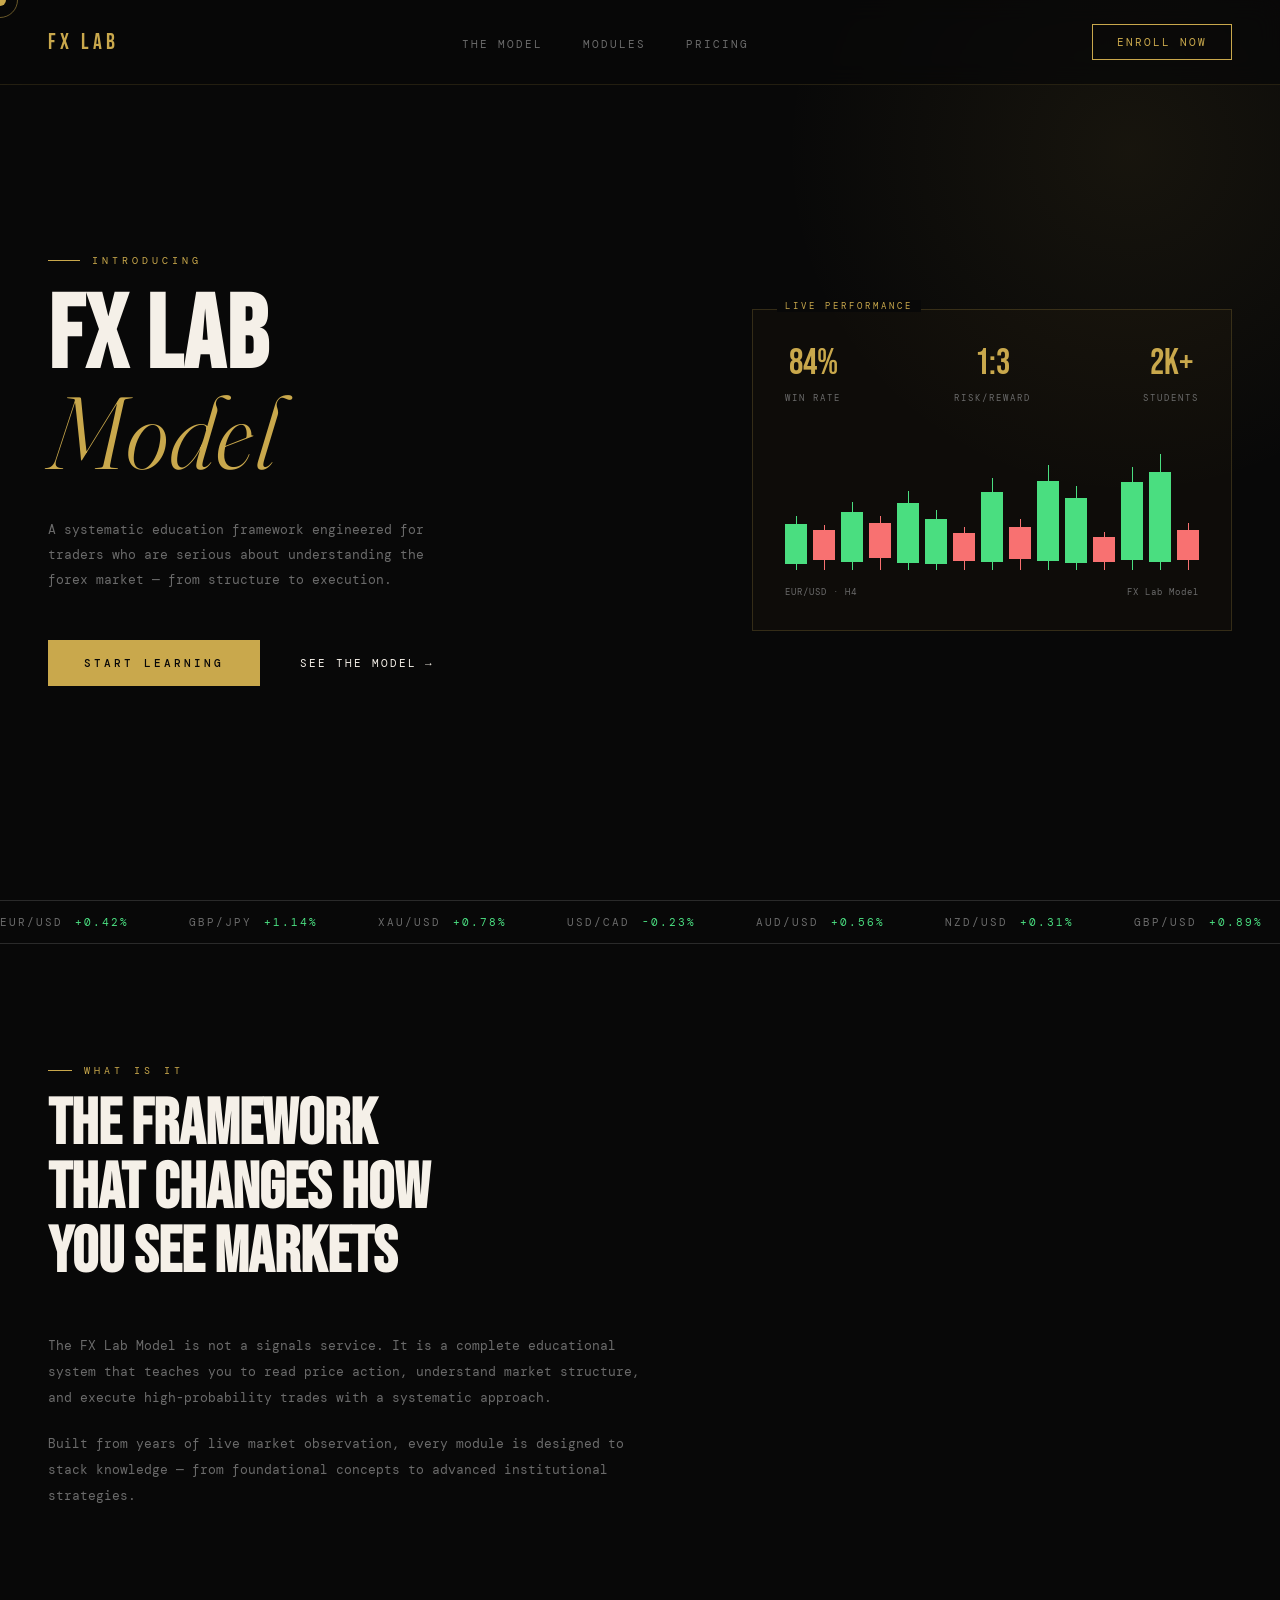
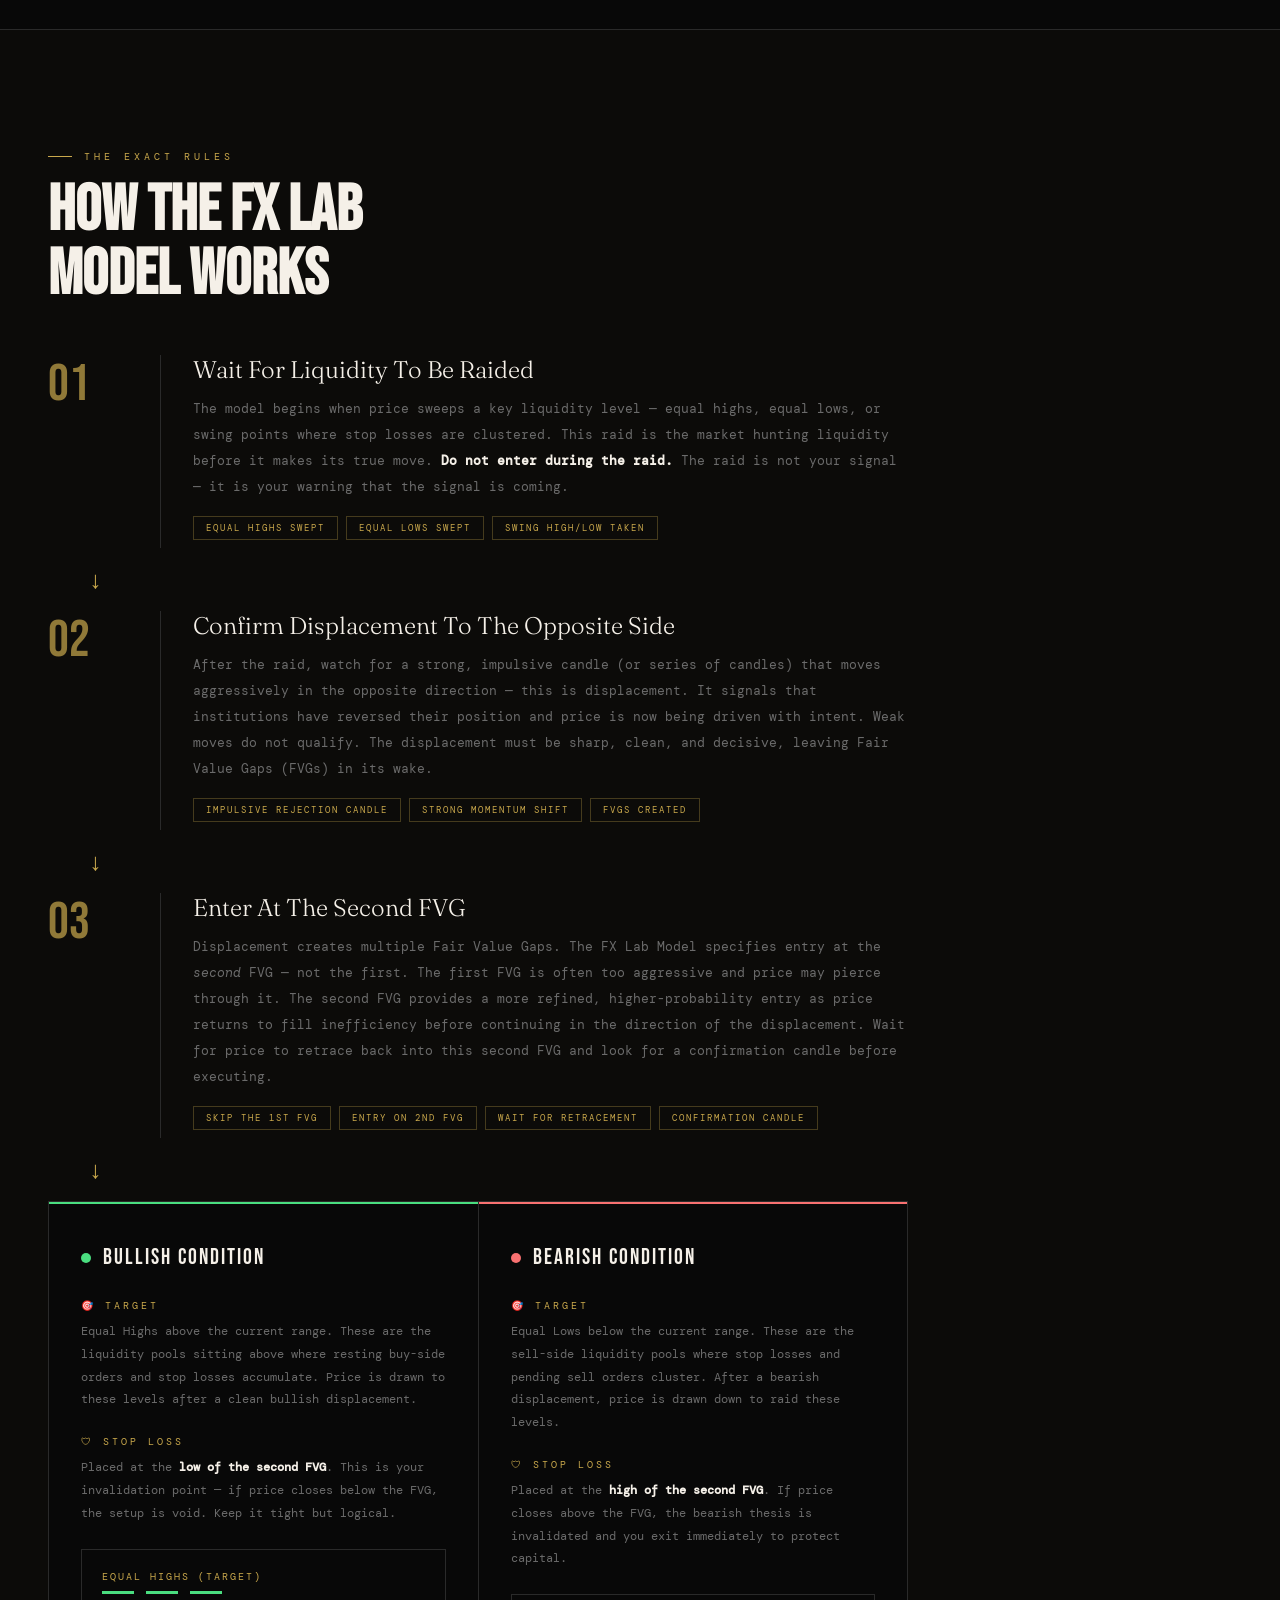
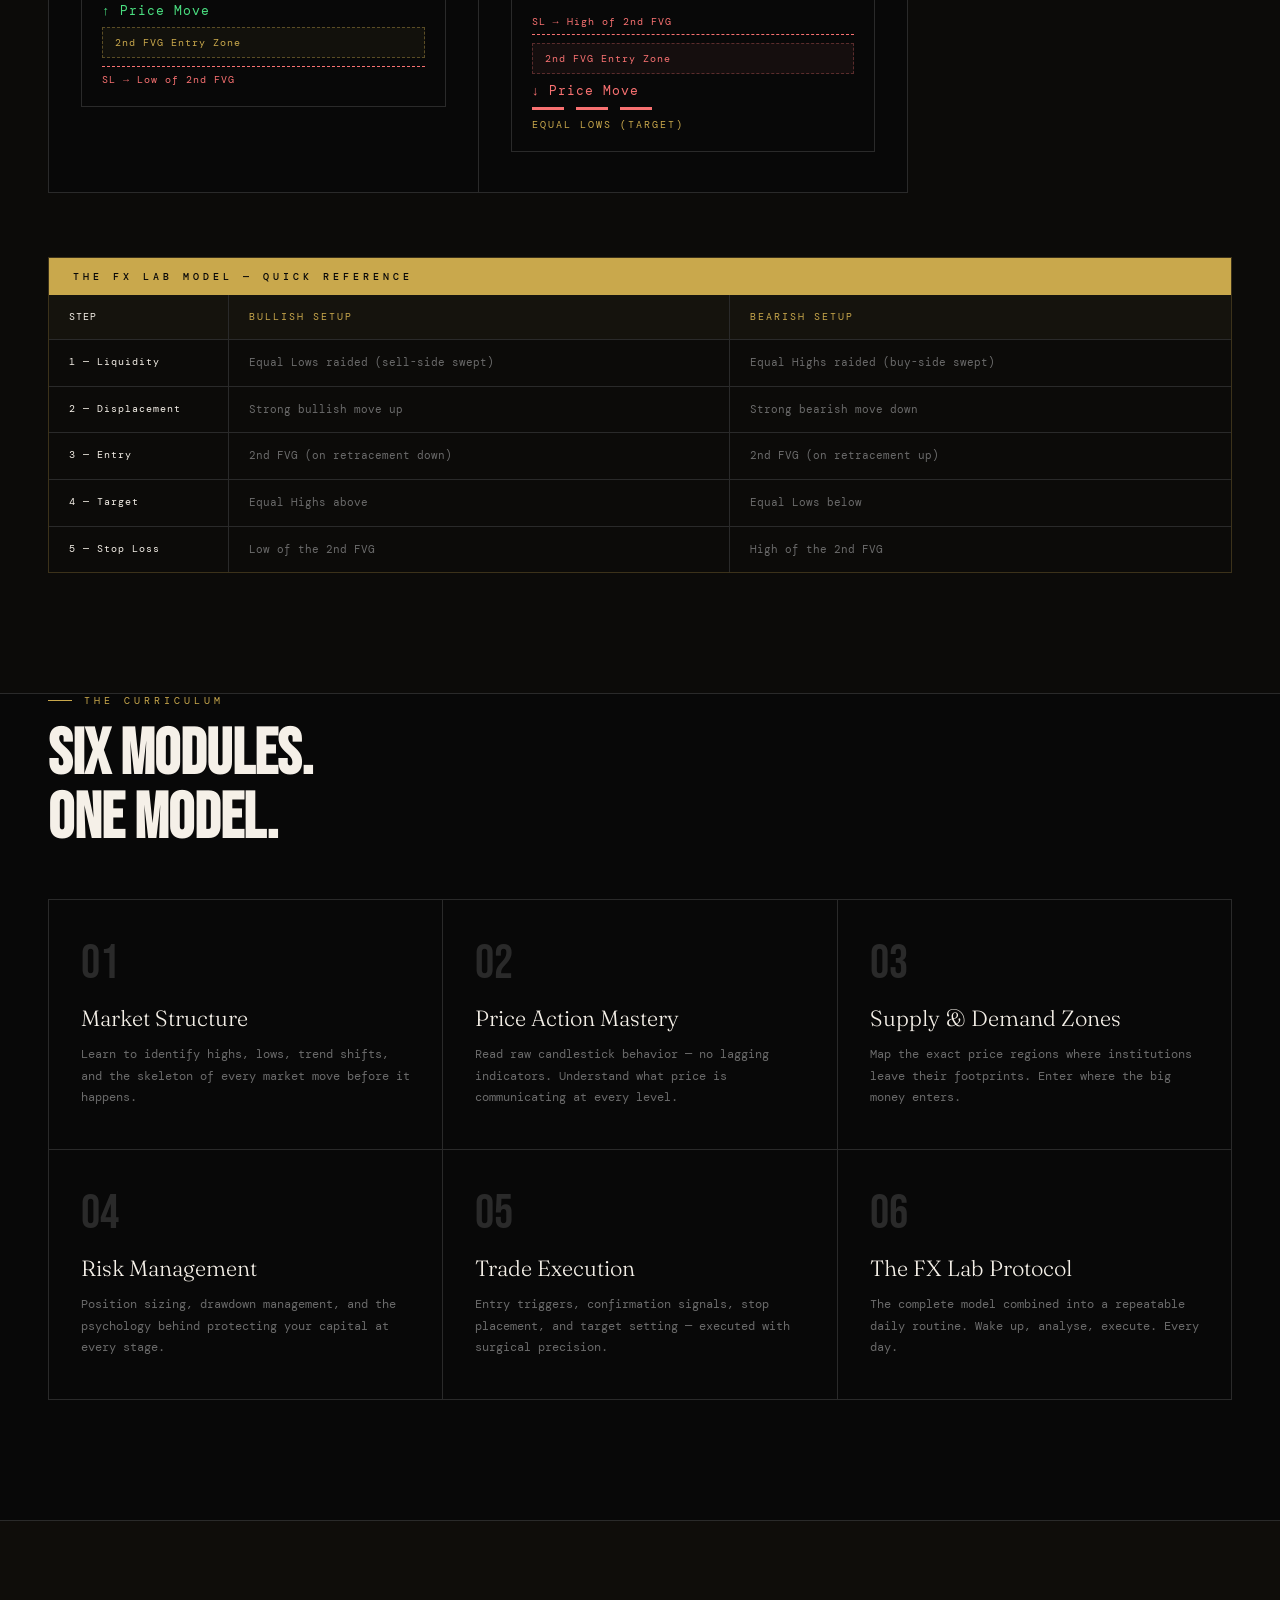
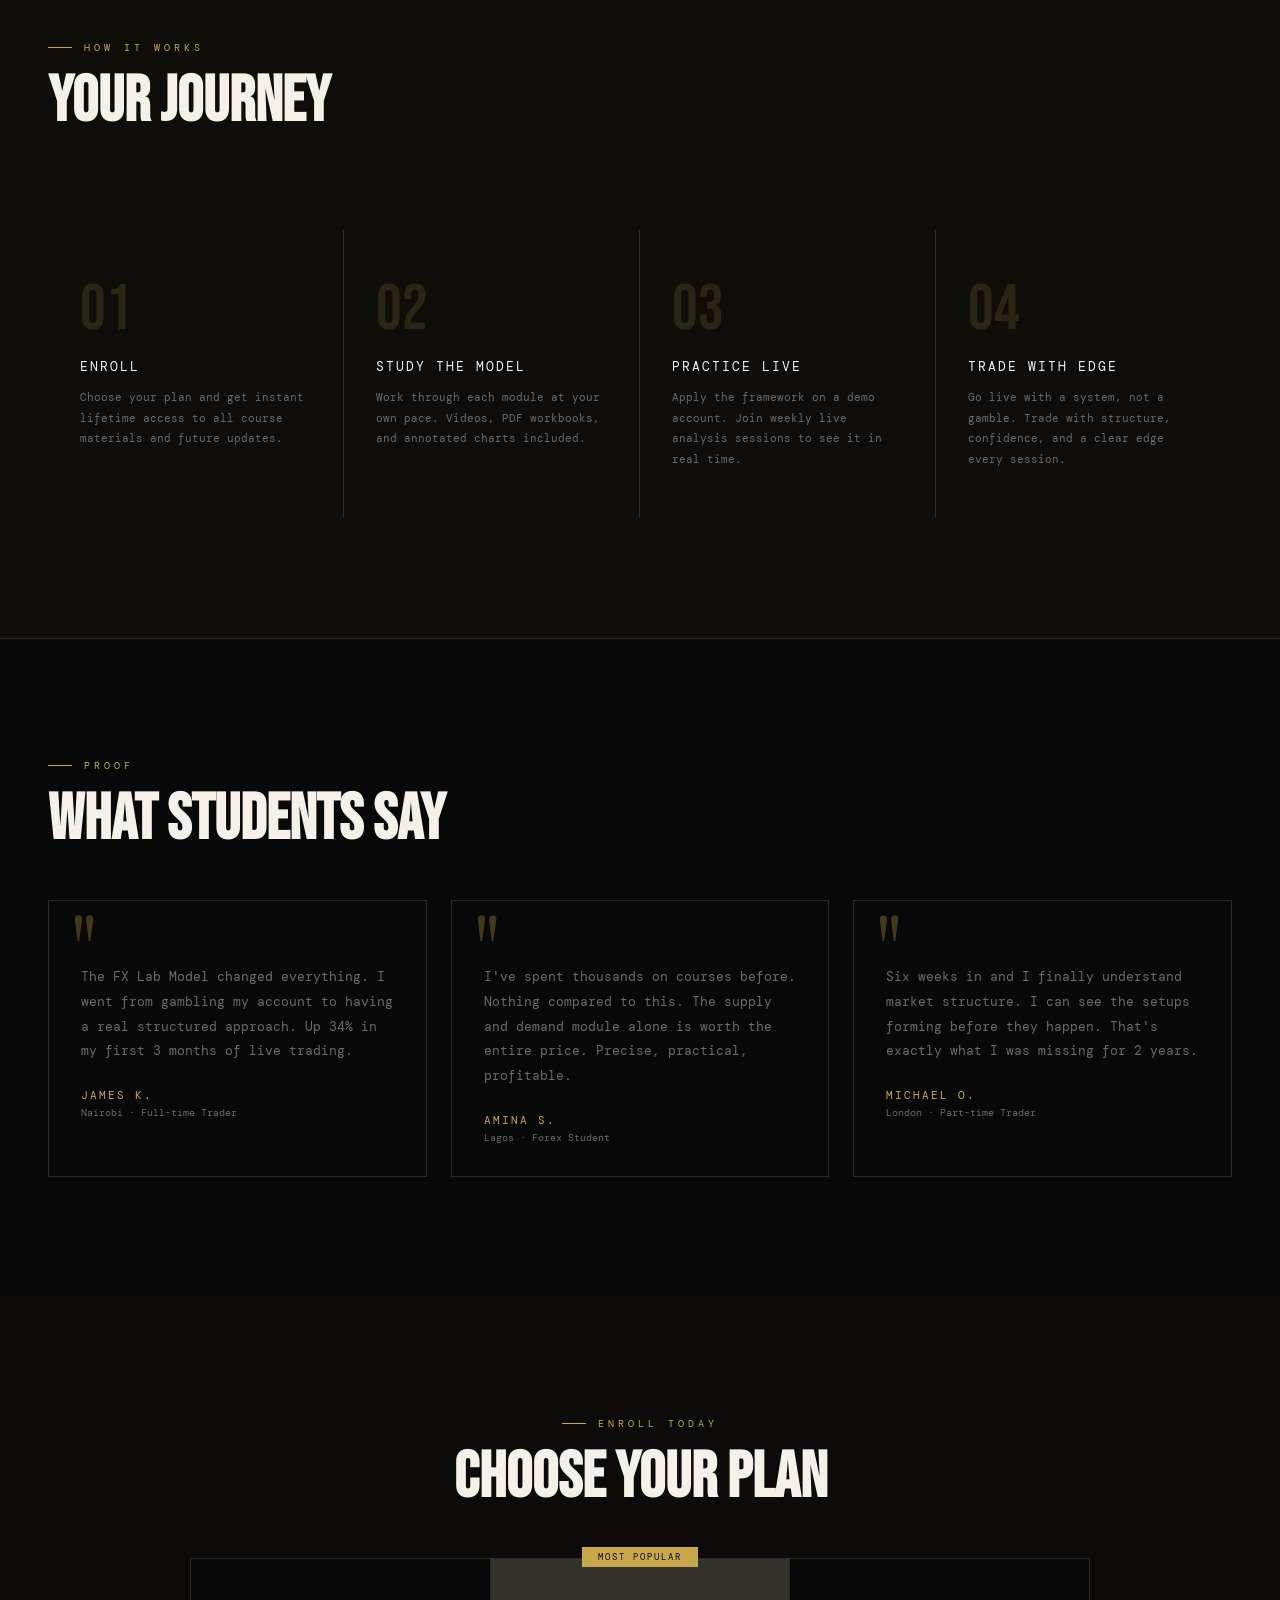
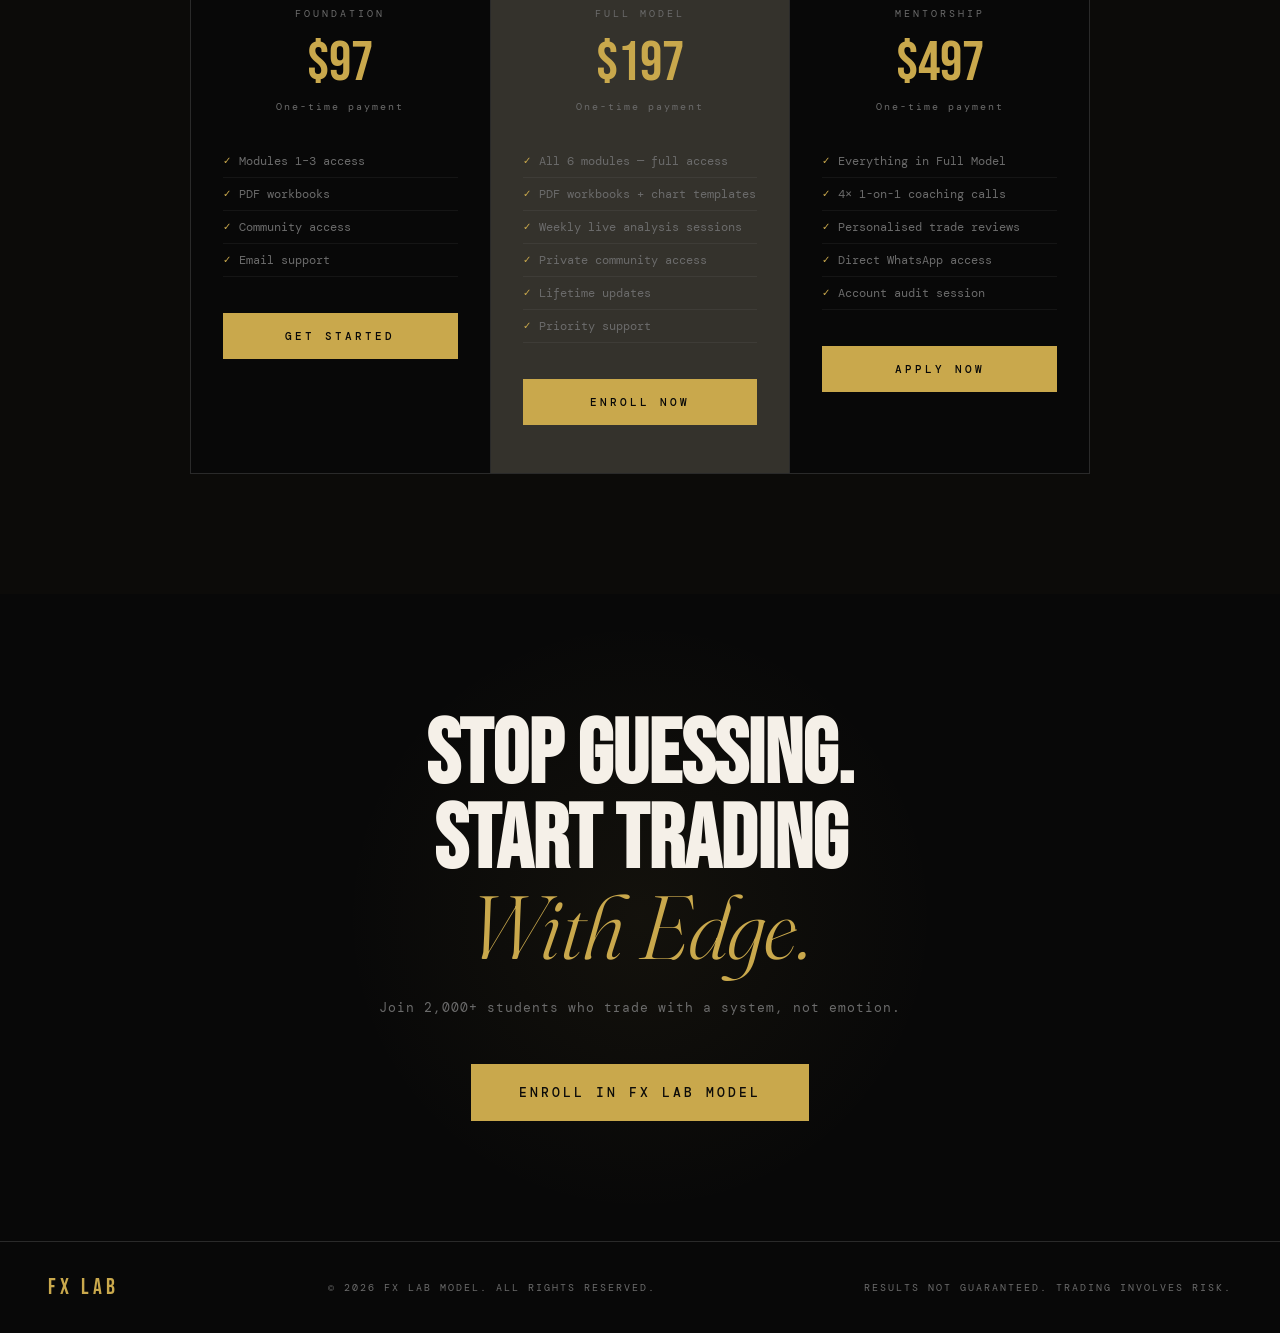
<file: Entrymodel1.html>
<!DOCTYPE html>
<html lang="en">
<head>
<meta charset="UTF-8">
<meta name="viewport" content="width=device-width, initial-scale=1.0">
<title>FX Lab Model — Elite Forex Education</title>
<link href="https://fonts.googleapis.com/css2?family=Bebas+Neue&family=DM+Mono:wght@300;400;500&family=Fraunces:ital,wght@0,300;0,700;1,300&display=swap" rel="stylesheet">
<style>
  :root {
    --black: #080808;
    --white: #f5f0e8;
    --gold: #c9a84c;
    --gold-light: #e8c96e;
    --dim: #2a2a2a;
    --muted: #6b6b6b;
  }

  *, *::before, *::after { margin: 0; padding: 0; box-sizing: border-box; }
  html { scroll-behavior: smooth; }
  body {
    background: var(--black);
    color: var(--white);
    font-family: 'DM Mono', monospace;
    overflow-x: hidden;
    cursor: none;
  }

  .cursor {
    position: fixed; width: 12px; height: 12px;
    background: var(--gold); border-radius: 50%;
    pointer-events: none; z-index: 9999;
    transition: transform 0.15s ease;
    transform: translate(-50%, -50%);
  }
  .cursor-ring {
    position: fixed; width: 36px; height: 36px;
    border: 1px solid var(--gold); border-radius: 50%;
    pointer-events: none; z-index: 9998;
    transition: transform 0.35s ease, width 0.3s, height 0.3s;
    transform: translate(-50%, -50%); opacity: 0.5;
  }

  nav {
    position: fixed; top: 0; left: 0; right: 0; z-index: 100;
    display: flex; justify-content: space-between; align-items: center;
    padding: 24px 48px;
    border-bottom: 1px solid rgba(201,168,76,0.15);
    backdrop-filter: blur(12px);
    background: rgba(8,8,8,0.7);
  }
  .nav-logo { font-family: 'Bebas Neue', sans-serif; font-size: 22px; letter-spacing: 4px; color: var(--gold); }
  .nav-links { display: flex; gap: 40px; list-style: none; }
  .nav-links a { text-decoration: none; font-size: 11px; letter-spacing: 2px; text-transform: uppercase; color: var(--muted); transition: color 0.3s; }
  .nav-links a:hover { color: var(--gold); }
  .nav-cta {
    background: transparent; border: 1px solid var(--gold); color: var(--gold);
    padding: 10px 24px; font-family: 'DM Mono', monospace; font-size: 11px;
    letter-spacing: 2px; text-transform: uppercase; cursor: none; transition: background 0.3s, color 0.3s;
  }
  .nav-cta:hover { background: var(--gold); color: var(--black); }

  .hero {
    min-height: 100vh; display: grid; grid-template-columns: 1fr 1fr;
    align-items: center; padding: 120px 48px 80px; position: relative; overflow: hidden;
  }
  .hero::before {
    content: ''; position: absolute; top: -200px; right: -200px;
    width: 700px; height: 700px;
    background: radial-gradient(circle, rgba(201,168,76,0.08) 0%, transparent 70%);
    pointer-events: none;
  }

  .hero-label {
    font-size: 10px; letter-spacing: 4px; text-transform: uppercase; color: var(--gold);
    margin-bottom: 24px; display: flex; align-items: center; gap: 12px;
    opacity: 0; animation: fadeUp 0.8s 0.2s forwards;
  }
  .hero-label::before { content: ''; width: 32px; height: 1px; background: var(--gold); }

  .hero-title {
    font-family: 'Bebas Neue', sans-serif; font-size: clamp(64px, 8vw, 110px);
    line-height: 0.92; letter-spacing: 2px; margin-bottom: 32px;
    opacity: 0; animation: fadeUp 0.8s 0.4s forwards;
  }
  .hero-title em { font-family: 'Fraunces', serif; font-style: italic; font-weight: 300; color: var(--gold); }

  .hero-sub {
    font-size: 13px; line-height: 1.9; color: var(--muted); max-width: 420px; margin-bottom: 48px;
    opacity: 0; animation: fadeUp 0.8s 0.6s forwards;
  }
  .hero-actions { display: flex; gap: 16px; align-items: center; opacity: 0; animation: fadeUp 0.8s 0.8s forwards; }

  .btn-primary {
    background: var(--gold); color: var(--black); border: none;
    padding: 16px 36px; font-family: 'DM Mono', monospace; font-size: 11px;
    letter-spacing: 3px; text-transform: uppercase; font-weight: 500; cursor: none;
    transition: background 0.3s, transform 0.2s; text-decoration: none; display: inline-block;
  }
  .btn-primary:hover { background: var(--gold-light); transform: translateY(-2px); }

  .btn-ghost {
    background: transparent; color: var(--white); border: none; padding: 16px 24px;
    font-family: 'DM Mono', monospace; font-size: 11px; letter-spacing: 2px;
    text-transform: uppercase; cursor: none; text-decoration: none;
    display: inline-flex; align-items: center; gap: 8px; transition: color 0.3s;
  }
  .btn-ghost:hover { color: var(--gold); }
  .btn-ghost::after { content: '→'; }

  .hero-visual { display: flex; justify-content: flex-end; align-items: center; opacity: 0; animation: fadeIn 1.2s 0.6s forwards; }

  .chart-box {
    border: 1px solid rgba(201,168,76,0.2); padding: 32px; width: 100%; max-width: 480px;
    position: relative; background: rgba(201,168,76,0.03);
  }
  .chart-box::before {
    content: 'LIVE PERFORMANCE'; position: absolute; top: -10px; left: 24px;
    background: var(--black); padding: 0 8px; font-size: 9px; letter-spacing: 3px; color: var(--gold);
  }
  .chart-header { display: flex; justify-content: space-between; margin-bottom: 24px; }
  .chart-stat { text-align: center; }
  .chart-stat .val { font-family: 'Bebas Neue', sans-serif; font-size: 36px; color: var(--gold); display: block; }
  .chart-stat .lbl { font-size: 9px; letter-spacing: 2px; color: var(--muted); text-transform: uppercase; }
  .candles { height: 140px; display: flex; align-items: flex-end; gap: 6px; margin-bottom: 16px; }
  .candle-wrap { display: flex; flex-direction: column; align-items: center; gap: 0; flex: 1; }
  .wick { width: 1px; background: currentColor; }
  .candle-body { width: 100%; min-width: 8px; }
  .up { color: #4ade80; }
  .down { color: #f87171; }
  .up .candle-body { background: #4ade80; }
  .down .candle-body { background: #f87171; }
  .chart-footer { display: flex; justify-content: space-between; font-size: 9px; letter-spacing: 1px; color: var(--muted); }

  .ticker { border-top: 1px solid var(--dim); border-bottom: 1px solid var(--dim); padding: 14px 0; overflow: hidden; }
  .ticker-track { display: flex; gap: 60px; animation: ticker 20s linear infinite; white-space: nowrap; }
  .ticker-item { font-size: 11px; letter-spacing: 2px; color: var(--muted); display: flex; gap: 12px; text-transform: uppercase; }
  .ticker-item span { color: #4ade80; }
  @keyframes ticker { 0% { transform: translateX(0); } 100% { transform: translateX(-50%); } }

  .section { padding: 120px 48px; }
  .section-label {
    font-size: 10px; letter-spacing: 4px; text-transform: uppercase; color: var(--gold);
    margin-bottom: 16px; display: flex; align-items: center; gap: 12px;
  }
  .section-label::before { content: ''; width: 24px; height: 1px; background: var(--gold); }
  .section-title { font-family: 'Bebas Neue', sans-serif; font-size: clamp(40px, 5vw, 72px); line-height: 1; margin-bottom: 48px; }

  .modules-grid { display: grid; grid-template-columns: repeat(3, 1fr); gap: 1px; background: var(--dim); border: 1px solid var(--dim); }
  .module-card { background: var(--black); padding: 40px 32px; transition: background 0.3s; position: relative; overflow: hidden; }
  .module-card::before { content: ''; position: absolute; bottom: 0; left: 0; width: 0; height: 2px; background: var(--gold); transition: width 0.4s ease; }
  .module-card:hover { background: rgba(201,168,76,0.04); }
  .module-card:hover::before { width: 100%; }
  .module-num { font-family: 'Bebas Neue', sans-serif; font-size: 48px; color: var(--dim); line-height: 1; margin-bottom: 16px; }
  .module-title { font-family: 'Fraunces', serif; font-size: 22px; font-weight: 300; margin-bottom: 12px; color: var(--white); }
  .module-desc { font-size: 12px; line-height: 1.8; color: var(--muted); }

  .process { background: rgba(201,168,76,0.03); border-top: 1px solid var(--dim); border-bottom: 1px solid var(--dim); }
  .process-grid { display: grid; grid-template-columns: repeat(4, 1fr); gap: 0; }
  .process-step { padding: 48px 32px; border-right: 1px solid var(--dim); }
  .process-step:last-child { border-right: none; }
  .step-num { font-family: 'Bebas Neue', sans-serif; font-size: 64px; color: rgba(201,168,76,0.15); line-height: 1; margin-bottom: 16px; }
  .step-title { font-size: 13px; letter-spacing: 2px; text-transform: uppercase; margin-bottom: 12px; color: var(--white); }
  .step-desc { font-size: 11px; line-height: 1.9; color: var(--muted); }

  .testi-grid { display: grid; grid-template-columns: repeat(3, 1fr); gap: 24px; }
  .testi-card { border: 1px solid var(--dim); padding: 32px; position: relative; }
  .testi-card::before {
    content: '"'; font-family: 'Fraunces', serif; font-size: 80px; color: var(--gold); opacity: 0.3;
    position: absolute; top: 8px; left: 24px; line-height: 1;
  }
  .testi-text { font-size: 13px; line-height: 1.9; color: var(--muted); margin-bottom: 24px; padding-top: 32px; }
  .testi-author { font-size: 11px; letter-spacing: 2px; text-transform: uppercase; color: var(--gold); }
  .testi-role { font-size: 10px; color: var(--muted); margin-top: 4px; }

  .pricing-grid {
    display: grid; grid-template-columns: repeat(3, 1fr); gap: 1px;
    background: var(--dim); border: 1px solid var(--dim); max-width: 900px; margin: 0 auto;
  }
  .pricing-card { background: var(--black); padding: 48px 32px; text-align: center; position: relative; }
  .pricing-card.featured { background: rgba(201,168,76,0.06); }
  .pricing-badge {
    position: absolute; top: -12px; left: 50%; transform: translateX(-50%);
    background: var(--gold); color: var(--black); font-size: 9px; letter-spacing: 2px; padding: 4px 16px; text-transform: uppercase;
  }
  .pricing-tier { font-size: 10px; letter-spacing: 3px; text-transform: uppercase; color: var(--muted); margin-bottom: 16px; }
  .pricing-price { font-family: 'Bebas Neue', sans-serif; font-size: 56px; color: var(--gold); line-height: 1; margin-bottom: 8px; }
  .pricing-period { font-size: 10px; color: var(--muted); letter-spacing: 2px; margin-bottom: 32px; }
  .pricing-features { list-style: none; margin-bottom: 36px; text-align: left; }
  .pricing-features li { font-size: 12px; color: var(--muted); padding: 8px 0; border-bottom: 1px solid rgba(255,255,255,0.05); display: flex; align-items: center; gap: 8px; }
  .pricing-features li::before { content: '✓'; color: var(--gold); font-size: 10px; }

  .cta-section { padding: 120px 48px; text-align: center; position: relative; overflow: hidden; }
  .cta-section::before {
    content: ''; position: absolute; top: 50%; left: 50%; transform: translate(-50%, -50%);
    width: 600px; height: 600px; background: radial-gradient(circle, rgba(201,168,76,0.06) 0%, transparent 70%);
  }
  .cta-title { font-family: 'Bebas Neue', sans-serif; font-size: clamp(48px, 7vw, 96px); line-height: 0.95; margin-bottom: 24px; position: relative; }
  .cta-sub { font-size: 13px; color: var(--muted); margin-bottom: 48px; letter-spacing: 1px; position: relative; }

  footer { border-top: 1px solid var(--dim); padding: 32px 48px; display: flex; justify-content: space-between; align-items: center; }
  footer p { font-size: 10px; color: var(--muted); letter-spacing: 2px; }

  @keyframes fadeUp { from { opacity: 0; transform: translateY(24px); } to { opacity: 1; transform: translateY(0); } }
  @keyframes fadeIn { from { opacity: 0; } to { opacity: 1; } }

  .reveal { opacity: 0; transform: translateY(32px); transition: opacity 0.7s ease, transform 0.7s ease; }
  .reveal.visible { opacity: 1; transform: translateY(0); }

  @media (max-width: 900px) {
    .hero { grid-template-columns: 1fr; padding: 100px 24px 60px; }
    .hero-visual { display: none; }
    nav { padding: 20px 24px; }
    .nav-links { display: none; }
    .modules-grid, .process-grid, .testi-grid, .pricing-grid { grid-template-columns: 1fr; }
    .section { padding: 80px 24px; }
    footer { flex-direction: column; gap: 16px; text-align: center; }
  }
</style>
</head>
<body>

<div class="cursor" id="cursor"></div>
<div class="cursor-ring" id="cursorRing"></div>

<nav>
  <div class="nav-logo">FX LAB</div>
  <ul class="nav-links">
    <li><a href="#model">The Model</a></li>
    <li><a href="#modules">Modules</a></li>
    <li><a href="#pricing">Pricing</a></li>
  </ul>
  <button class="nav-cta">Enroll Now</button>
</nav>

<section class="hero">
  <div class="hero-content">
    <div class="hero-label">Introducing</div>
    <h1 class="hero-title">FX Lab<br><em>Model</em></h1>
    <p class="hero-sub">A systematic education framework engineered for traders who are serious about understanding the forex market — from structure to execution.</p>
    <div class="hero-actions">
      <a href="#pricing" class="btn-primary">Start Learning</a>
      <a href="#model" class="btn-ghost">See the Model</a>
    </div>
  </div>

  <div class="hero-visual">
    <div class="chart-box">
      <div class="chart-header">
        <div class="chart-stat"><span class="val">84%</span><span class="lbl">Win Rate</span></div>
        <div class="chart-stat"><span class="val">1:3</span><span class="lbl">Risk/Reward</span></div>
        <div class="chart-stat"><span class="val">2K+</span><span class="lbl">Students</span></div>
      </div>
      <div class="candles"></div>
      <div class="chart-footer"><span>EUR/USD · H4</span><span>FX Lab Model</span></div>
    </div>
  </div>
</section>

<div class="ticker">
  <div class="ticker-track">
    <div class="ticker-item">EUR/USD <span>+0.42%</span></div>
    <div class="ticker-item">GBP/JPY <span>+1.14%</span></div>
    <div class="ticker-item">XAU/USD <span>+0.78%</span></div>
    <div class="ticker-item">USD/CAD <span>-0.23%</span></div>
    <div class="ticker-item">AUD/USD <span>+0.56%</span></div>
    <div class="ticker-item">NZD/USD <span>+0.31%</span></div>
    <div class="ticker-item">GBP/USD <span>+0.89%</span></div>
    <div class="ticker-item">USD/CHF <span>-0.11%</span></div>
    <div class="ticker-item">EUR/USD <span>+0.42%</span></div>
    <div class="ticker-item">GBP/JPY <span>+1.14%</span></div>
    <div class="ticker-item">XAU/USD <span>+0.78%</span></div>
    <div class="ticker-item">USD/CAD <span>-0.23%</span></div>
    <div class="ticker-item">AUD/USD <span>+0.56%</span></div>
    <div class="ticker-item">NZD/USD <span>+0.31%</span></div>
    <div class="ticker-item">GBP/USD <span>+0.89%</span></div>
    <div class="ticker-item">USD/CHF <span>-0.11%</span></div>
  </div>
</div>

<section class="section" id="model">
  <div class="section-label">What Is It</div>
  <h2 class="section-title reveal">The Framework<br>That Changes How<br>You See Markets</h2>
  <div style="max-width:600px;">
    <p class="reveal" style="font-size:13px;line-height:2;color:var(--muted);margin-bottom:20px;">The FX Lab Model is not a signals service. It is a complete educational system that teaches you to read price action, understand market structure, and execute high-probability trades with a systematic approach.</p>
    <p class="reveal" style="font-size:13px;line-height:2;color:var(--muted);">Built from years of live market observation, every module is designed to stack knowledge — from foundational concepts to advanced institutional strategies.</p>
  </div>
</section>

<!-- THE MODEL RULES -->
<section class="section" style="background:rgba(201,168,76,0.02);border-top:1px solid var(--dim);border-bottom:1px solid var(--dim);">
  <div class="section-label reveal">The Exact Rules</div>
  <h2 class="section-title reveal">How The FX Lab<br>Model Works</h2>

  <!-- STEP FLOW -->
  <div class="model-flow">
    <div class="flow-step reveal">
      <div class="flow-icon">01</div>
      <div class="flow-content">
        <div class="flow-title">Wait For Liquidity To Be Raided</div>
        <p class="flow-desc">The model begins when price sweeps a key liquidity level — equal highs, equal lows, or swing points where stop losses are clustered. This raid is the market hunting liquidity before it makes its true move. <strong>Do not enter during the raid.</strong> The raid is not your signal — it is your warning that the signal is coming.</p>
        <div class="flow-tags">
          <span class="tag">Equal Highs Swept</span>
          <span class="tag">Equal Lows Swept</span>
          <span class="tag">Swing High/Low Taken</span>
        </div>
      </div>
    </div>

    <div class="flow-connector reveal">↓</div>

    <div class="flow-step reveal">
      <div class="flow-icon">02</div>
      <div class="flow-content">
        <div class="flow-title">Confirm Displacement To The Opposite Side</div>
        <p class="flow-desc">After the raid, watch for a strong, impulsive candle (or series of candles) that moves aggressively in the opposite direction — this is displacement. It signals that institutions have reversed their position and price is now being driven with intent. Weak moves do not qualify. The displacement must be sharp, clean, and decisive, leaving Fair Value Gaps (FVGs) in its wake.</p>
        <div class="flow-tags">
          <span class="tag">Impulsive Rejection Candle</span>
          <span class="tag">Strong Momentum Shift</span>
          <span class="tag">FVGs Created</span>
        </div>
      </div>
    </div>

    <div class="flow-connector reveal">↓</div>

    <div class="flow-step reveal">
      <div class="flow-icon">03</div>
      <div class="flow-content">
        <div class="flow-title">Enter At The Second FVG</div>
        <p class="flow-desc">Displacement creates multiple Fair Value Gaps. The FX Lab Model specifies entry at the <em>second</em> FVG — not the first. The first FVG is often too aggressive and price may pierce through it. The second FVG provides a more refined, higher-probability entry as price returns to fill inefficiency before continuing in the direction of the displacement. Wait for price to retrace back into this second FVG and look for a confirmation candle before executing.</p>
        <div class="flow-tags">
          <span class="tag">Skip The 1st FVG</span>
          <span class="tag">Entry On 2nd FVG</span>
          <span class="tag">Wait For Retracement</span>
          <span class="tag">Confirmation Candle</span>
        </div>
      </div>
    </div>

    <div class="flow-connector reveal">↓</div>

    <!-- BULLISH / BEARISH SPLIT -->
    <div class="bias-split reveal">
      <div class="bias-card bullish">
        <div class="bias-header">
          <div class="bias-dot bull-dot"></div>
          <div class="bias-title">Bullish Condition</div>
        </div>
        <div class="bias-rule">
          <div class="rule-label">🎯 Target</div>
          <p class="rule-text">Equal Highs above the current range. These are the liquidity pools sitting above where resting buy-side orders and stop losses accumulate. Price is drawn to these levels after a clean bullish displacement.</p>
        </div>
        <div class="bias-rule">
          <div class="rule-label">🛡 Stop Loss</div>
          <p class="rule-text">Placed at the <strong>low of the second FVG</strong>. This is your invalidation point — if price closes below the FVG, the setup is void. Keep it tight but logical.</p>
        </div>
        <div class="bias-example">
          <div class="example-chart bull-chart">
            <div class="chart-label">Equal Highs (Target)</div>
            <div class="eq-highs"><span></span><span></span><span></span></div>
            <div class="chart-arrow bull-arrow">↑ Price Move</div>
            <div class="fvg-box">2nd FVG Entry Zone</div>
            <div class="sl-line">SL → Low of 2nd FVG</div>
          </div>
        </div>
      </div>

      <div class="bias-card bearish">
        <div class="bias-header">
          <div class="bias-dot bear-dot"></div>
          <div class="bias-title">Bearish Condition</div>
        </div>
        <div class="bias-rule">
          <div class="rule-label">🎯 Target</div>
          <p class="rule-text">Equal Lows below the current range. These are the sell-side liquidity pools where stop losses and pending sell orders cluster. After a bearish displacement, price is drawn down to raid these levels.</p>
        </div>
        <div class="bias-rule">
          <div class="rule-label">🛡 Stop Loss</div>
          <p class="rule-text">Placed at the <strong>high of the second FVG</strong>. If price closes above the FVG, the bearish thesis is invalidated and you exit immediately to protect capital.</p>
        </div>
        <div class="bias-example">
          <div class="example-chart bear-chart">
            <div class="sl-line bear-sl">SL → High of 2nd FVG</div>
            <div class="fvg-box bear-fvg">2nd FVG Entry Zone</div>
            <div class="chart-arrow bear-arrow">↓ Price Move</div>
            <div class="eq-lows"><span></span><span></span><span></span></div>
            <div class="chart-label">Equal Lows (Target)</div>
          </div>
        </div>
      </div>
    </div>
  </div>

  <!-- SUMMARY CHEAT SHEET -->
  <div class="reveal" style="margin-top:64px;">
    <div class="cheatsheet">
      <div class="cs-title">THE FX LAB MODEL — QUICK REFERENCE</div>
      <div class="cs-grid">
        <div class="cs-row header-row">
          <span>Step</span><span>Bullish Setup</span><span>Bearish Setup</span>
        </div>
        <div class="cs-row">
          <span>1 — Liquidity</span><span>Equal Lows raided (sell-side swept)</span><span>Equal Highs raided (buy-side swept)</span>
        </div>
        <div class="cs-row">
          <span>2 — Displacement</span><span>Strong bullish move up</span><span>Strong bearish move down</span>
        </div>
        <div class="cs-row">
          <span>3 — Entry</span><span>2nd FVG (on retracement down)</span><span>2nd FVG (on retracement up)</span>
        </div>
        <div class="cs-row">
          <span>4 — Target</span><span>Equal Highs above</span><span>Equal Lows below</span>
        </div>
        <div class="cs-row">
          <span>5 — Stop Loss</span><span>Low of the 2nd FVG</span><span>High of the 2nd FVG</span>
        </div>
      </div>
    </div>
  </div>
</section>

<style>
  .model-flow { max-width: 860px; }
  .flow-step { display: grid; grid-template-columns: 80px 1fr; gap: 32px; align-items: start; margin-bottom: 0; }
  .flow-icon { font-family: 'Bebas Neue', sans-serif; font-size: 52px; color: var(--gold); line-height: 1; opacity: 0.7; padding-top: 4px; }
  .flow-content { border-left: 1px solid var(--dim); padding-left: 32px; padding-bottom: 8px; }
  .flow-title { font-family: 'Fraunces', serif; font-size: 24px; font-weight: 300; color: var(--white); margin-bottom: 12px; }
  .flow-desc { font-size: 13px; line-height: 2; color: var(--muted); margin-bottom: 16px; }
  .flow-desc strong { color: var(--white); }
  .flow-tags { display: flex; flex-wrap: wrap; gap: 8px; }
  .tag { font-size: 9px; letter-spacing: 2px; text-transform: uppercase; border: 1px solid rgba(201,168,76,0.3); color: var(--gold); padding: 5px 12px; }
  .flow-connector { font-size: 24px; color: var(--gold); opacity: 0.4; padding: 16px 0 16px 40px; }

  .bias-split { display: grid; grid-template-columns: 1fr 1fr; gap: 1px; background: var(--dim); border: 1px solid var(--dim); }
  .bias-card { background: var(--black); padding: 40px 32px; }
  .bias-card.bullish { border-top: 2px solid #4ade80; }
  .bias-card.bearish { border-top: 2px solid #f87171; }
  .bias-header { display: flex; align-items: center; gap: 12px; margin-bottom: 28px; }
  .bias-dot { width: 10px; height: 10px; border-radius: 50%; }
  .bull-dot { background: #4ade80; }
  .bear-dot { background: #f87171; }
  .bias-title { font-family: 'Bebas Neue', sans-serif; font-size: 22px; letter-spacing: 2px; }
  .bias-rule { margin-bottom: 24px; }
  .rule-label { font-size: 10px; letter-spacing: 3px; text-transform: uppercase; color: var(--gold); margin-bottom: 8px; }
  .rule-text { font-size: 12px; line-height: 1.9; color: var(--muted); }
  .rule-text strong { color: var(--white); }

  /* Visual diagram */
  .bias-example { margin-top: 24px; }
  .example-chart { border: 1px solid var(--dim); padding: 20px; font-size: 10px; letter-spacing: 1px; color: var(--muted); display: flex; flex-direction: column; gap: 8px; }
  .chart-label { text-transform: uppercase; color: var(--gold); letter-spacing: 2px; }
  .eq-highs, .eq-lows { display: flex; gap: 12px; }
  .eq-highs span { display: block; width: 32px; height: 3px; background: #4ade80; }
  .eq-lows span { display: block; width: 32px; height: 3px; background: #f87171; }
  .chart-arrow { font-size: 13px; letter-spacing: 1px; color: var(--white); }
  .bull-arrow { color: #4ade80; }
  .bear-arrow { color: #f87171; }
  .fvg-box { border: 1px dashed rgba(201,168,76,0.4); padding: 8px 12px; color: var(--gold); background: rgba(201,168,76,0.05); font-size: 10px; letter-spacing: 1px; }
  .bear-fvg { border-color: rgba(248,113,113,0.3); background: rgba(248,113,113,0.05); color: #f87171; }
  .sl-line { border-top: 1px dashed #f87171; padding-top: 6px; color: #f87171; font-size: 10px; }
  .bear-sl { color: #f87171; border-bottom: 1px dashed #f87171; border-top: none; padding-bottom: 6px; padding-top: 0; }

  /* Cheat sheet */
  .cheatsheet { border: 1px solid rgba(201,168,76,0.25); }
  .cs-title { background: var(--gold); color: var(--black); font-size: 10px; letter-spacing: 4px; text-transform: uppercase; padding: 12px 24px; font-weight: 500; }
  .cs-grid { }
  .cs-row { display: grid; grid-template-columns: 180px 1fr 1fr; gap: 0; border-bottom: 1px solid var(--dim); }
  .cs-row:last-child { border-bottom: none; }
  .cs-row span { padding: 14px 20px; font-size: 11px; color: var(--muted); border-right: 1px solid var(--dim); line-height: 1.6; }
  .cs-row span:last-child { border-right: none; }
  .cs-row.header-row span { color: var(--gold); font-size: 10px; letter-spacing: 2px; text-transform: uppercase; background: rgba(201,168,76,0.05); }
  .cs-row span:first-child { color: var(--white); font-size: 10px; letter-spacing: 1px; }

  @media (max-width: 900px) {
    .flow-step { grid-template-columns: 1fr; gap: 12px; }
    .flow-content { border-left: none; padding-left: 0; border-top: 1px solid var(--dim); padding-top: 20px; }
    .bias-split { grid-template-columns: 1fr; }
    .cs-row { grid-template-columns: 1fr; }
    .cs-row span { border-right: none; border-bottom: 1px solid var(--dim); }
  }
</style>

<section class="section" id="modules" style="padding-top:0;">
  <div class="section-label reveal">The Curriculum</div>
  <h2 class="section-title reveal">Six Modules.<br>One Model.</h2>
  <div class="modules-grid">
    <div class="module-card reveal">
      <div class="module-num">01</div>
      <div class="module-title">Market Structure</div>
      <p class="module-desc">Learn to identify highs, lows, trend shifts, and the skeleton of every market move before it happens.</p>
    </div>
    <div class="module-card reveal">
      <div class="module-num">02</div>
      <div class="module-title">Price Action Mastery</div>
      <p class="module-desc">Read raw candlestick behavior — no lagging indicators. Understand what price is communicating at every level.</p>
    </div>
    <div class="module-card reveal">
      <div class="module-num">03</div>
      <div class="module-title">Supply & Demand Zones</div>
      <p class="module-desc">Map the exact price regions where institutions leave their footprints. Enter where the big money enters.</p>
    </div>
    <div class="module-card reveal">
      <div class="module-num">04</div>
      <div class="module-title">Risk Management</div>
      <p class="module-desc">Position sizing, drawdown management, and the psychology behind protecting your capital at every stage.</p>
    </div>
    <div class="module-card reveal">
      <div class="module-num">05</div>
      <div class="module-title">Trade Execution</div>
      <p class="module-desc">Entry triggers, confirmation signals, stop placement, and target setting — executed with surgical precision.</p>
    </div>
    <div class="module-card reveal">
      <div class="module-num">06</div>
      <div class="module-title">The FX Lab Protocol</div>
      <p class="module-desc">The complete model combined into a repeatable daily routine. Wake up, analyse, execute. Every day.</p>
    </div>
  </div>
</section>

<section class="section process">
  <div style="padding: 0 0 48px;">
    <div class="section-label reveal">How It Works</div>
    <h2 class="section-title reveal">Your Journey</h2>
  </div>
  <div class="process-grid">
    <div class="process-step reveal">
      <div class="step-num">01</div>
      <div class="step-title">Enroll</div>
      <p class="step-desc">Choose your plan and get instant lifetime access to all course materials and future updates.</p>
    </div>
    <div class="process-step reveal">
      <div class="step-num">02</div>
      <div class="step-title">Study the Model</div>
      <p class="step-desc">Work through each module at your own pace. Videos, PDF workbooks, and annotated charts included.</p>
    </div>
    <div class="process-step reveal">
      <div class="step-num">03</div>
      <div class="step-title">Practice Live</div>
      <p class="step-desc">Apply the framework on a demo account. Join weekly live analysis sessions to see it in real time.</p>
    </div>
    <div class="process-step reveal">
      <div class="step-num">04</div>
      <div class="step-title">Trade with Edge</div>
      <p class="step-desc">Go live with a system, not a gamble. Trade with structure, confidence, and a clear edge every session.</p>
    </div>
  </div>
</section>

<section class="section">
  <div class="section-label reveal">Proof</div>
  <h2 class="section-title reveal">What Students Say</h2>
  <div class="testi-grid">
    <div class="testi-card reveal">
      <p class="testi-text">The FX Lab Model changed everything. I went from gambling my account to having a real structured approach. Up 34% in my first 3 months of live trading.</p>
      <div class="testi-author">James K.</div>
      <div class="testi-role">Nairobi · Full-time Trader</div>
    </div>
    <div class="testi-card reveal">
      <p class="testi-text">I've spent thousands on courses before. Nothing compared to this. The supply and demand module alone is worth the entire price. Precise, practical, profitable.</p>
      <div class="testi-author">Amina S.</div>
      <div class="testi-role">Lagos · Forex Student</div>
    </div>
    <div class="testi-card reveal">
      <p class="testi-text">Six weeks in and I finally understand market structure. I can see the setups forming before they happen. That's exactly what I was missing for 2 years.</p>
      <div class="testi-author">Michael O.</div>
      <div class="testi-role">London · Part-time Trader</div>
    </div>
  </div>
</section>

<section class="section" id="pricing" style="background:rgba(201,168,76,0.02);">
  <div class="section-label reveal" style="justify-content:center;">Enroll Today</div>
  <h2 class="section-title reveal" style="text-align:center;">Choose Your Plan</h2>
  <div class="pricing-grid">
    <div class="pricing-card reveal">
      <div class="pricing-tier">Foundation</div>
      <div class="pricing-price">$97</div>
      <div class="pricing-period">One-time payment</div>
      <ul class="pricing-features">
        <li>Modules 1–3 access</li>
        <li>PDF workbooks</li>
        <li>Community access</li>
        <li>Email support</li>
      </ul>
      <a href="#" class="btn-primary" style="width:100%;text-align:center;display:block;">Get Started</a>
    </div>
    <div class="pricing-card featured reveal">
      <div class="pricing-badge">Most Popular</div>
      <div class="pricing-tier">Full Model</div>
      <div class="pricing-price">$197</div>
      <div class="pricing-period">One-time payment</div>
      <ul class="pricing-features">
        <li>All 6 modules — full access</li>
        <li>PDF workbooks + chart templates</li>
        <li>Weekly live analysis sessions</li>
        <li>Private community access</li>
        <li>Lifetime updates</li>
        <li>Priority support</li>
      </ul>
      <a href="#" class="btn-primary" style="width:100%;text-align:center;display:block;">Enroll Now</a>
    </div>
    <div class="pricing-card reveal">
      <div class="pricing-tier">Mentorship</div>
      <div class="pricing-price">$497</div>
      <div class="pricing-period">One-time payment</div>
      <ul class="pricing-features">
        <li>Everything in Full Model</li>
        <li>4× 1-on-1 coaching calls</li>
        <li>Personalised trade reviews</li>
        <li>Direct WhatsApp access</li>
        <li>Account audit session</li>
      </ul>
      <a href="#" class="btn-primary" style="width:100%;text-align:center;display:block;">Apply Now</a>
    </div>
  </div>
</section>

<section class="cta-section">
  <h2 class="cta-title reveal">Stop Guessing.<br>Start Trading<br><em style="font-family:'Fraunces',serif;font-style:italic;font-weight:300;color:var(--gold);">With Edge.</em></h2>
  <p class="cta-sub reveal">Join 2,000+ students who trade with a system, not emotion.</p>
  <a href="#pricing" class="btn-primary" style="font-size:13px;padding:20px 48px;">Enroll in FX Lab Model</a>
</section>

<footer>
  <div class="nav-logo">FX LAB</div>
  <p>© 2026 FX LAB MODEL. ALL RIGHTS RESERVED.</p>
  <p>RESULTS NOT GUARANTEED. TRADING INVOLVES RISK.</p>
</footer>

<script>
  const cursor = document.getElementById('cursor');
  const ring = document.getElementById('cursorRing');
  let mx = 0, my = 0, rx = 0, ry = 0;
  document.addEventListener('mousemove', e => {
    mx = e.clientX; my = e.clientY;
    cursor.style.left = mx + 'px'; cursor.style.top = my + 'px';
  });
  (function animRing() {
    rx += (mx - rx) * 0.12; ry += (my - ry) * 0.12;
    ring.style.left = rx + 'px'; ring.style.top = ry + 'px';
    requestAnimationFrame(animRing);
  })();
  document.querySelectorAll('button, a, .module-card').forEach(el => {
    el.addEventListener('mouseenter', () => { cursor.style.transform = 'translate(-50%,-50%) scale(1.8)'; ring.style.width = '60px'; ring.style.height = '60px'; });
    el.addEventListener('mouseleave', () => { cursor.style.transform = 'translate(-50%,-50%) scale(1)'; ring.style.width = '36px'; ring.style.height = '36px'; });
  });

  const candleData = [
    {up:true,b:40,ht:8,hb:6},{up:false,b:30,ht:5,hb:10},{up:true,b:50,ht:10,hb:8},
    {up:false,b:35,ht:7,hb:12},{up:true,b:60,ht:12,hb:7},{up:true,b:45,ht:9,hb:6},
    {up:false,b:28,ht:6,hb:9},{up:true,b:70,ht:14,hb:8},{up:false,b:32,ht:8,hb:11},
    {up:true,b:80,ht:16,hb:9},{up:true,b:65,ht:12,hb:7},{up:false,b:25,ht:5,hb:8},
    {up:true,b:78,ht:15,hb:10},{up:true,b:90,ht:18,hb:8},{up:false,b:30,ht:7,hb:10},
  ];
  const candlesEl = document.querySelector('.candles');
  candleData.forEach(c => {
    const cls = c.up ? 'up' : 'down';
    const wrap = document.createElement('div');
    wrap.className = `candle-wrap ${cls}`;
    wrap.innerHTML = `<div class="wick" style="height:${c.ht}px"></div><div class="candle-body" style="height:${c.b}px"></div><div class="wick" style="height:${c.hb}px"></div>`;
    candlesEl.appendChild(wrap);
  });

  const obs = new IntersectionObserver(entries => {
    entries.forEach((e, i) => {
      if (e.isIntersecting) { setTimeout(() => e.target.classList.add('visible'), i * 80); obs.unobserve(e.target); }
    });
  }, { threshold: 0.1 });
  document.querySelectorAll('.reveal').forEach(el => obs.observe(el));
</script>
</body>
</html>
</file>
